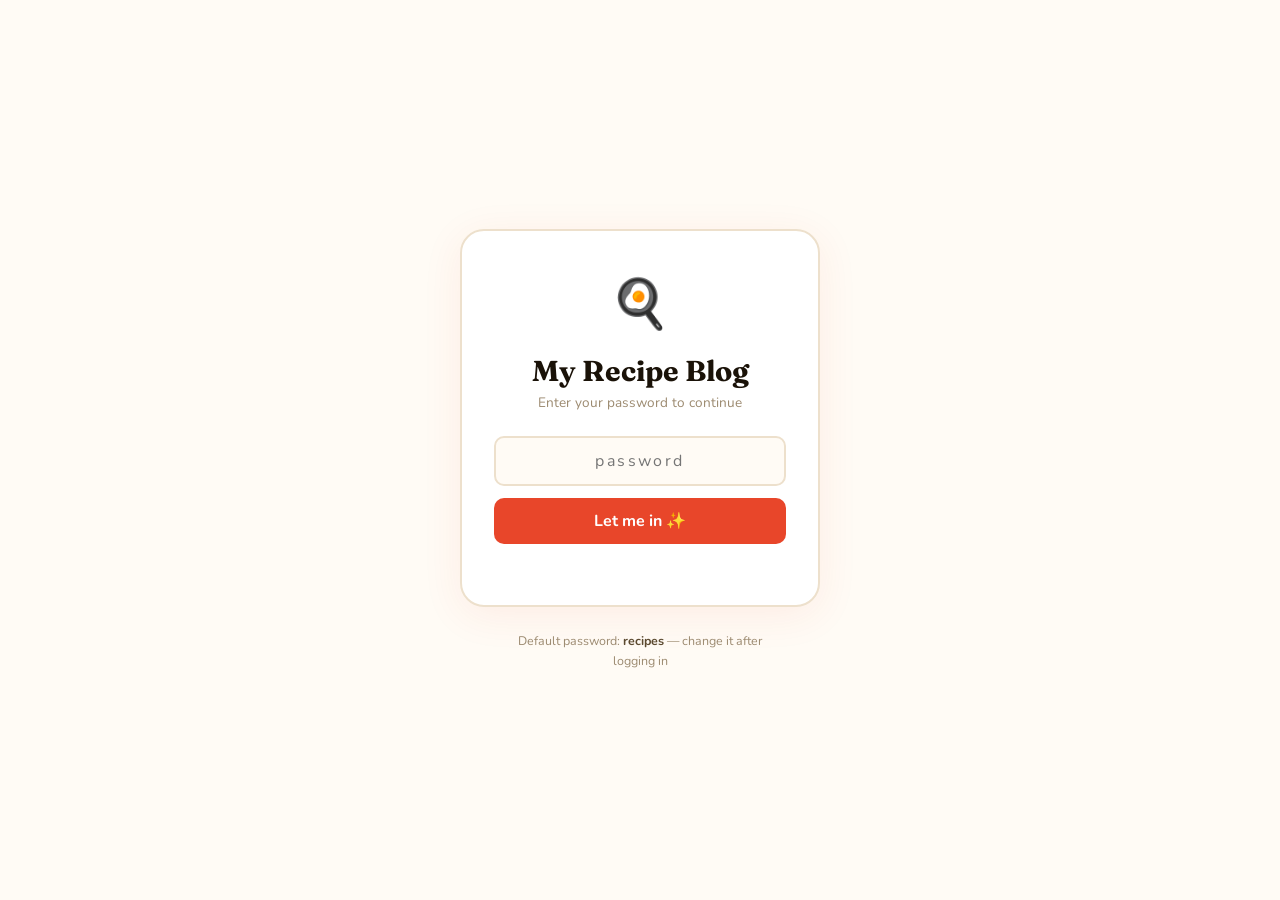
<file: recipes.html>
<!DOCTYPE html>
<html lang="en">
<head>
<meta charset="UTF-8">
<meta name="viewport" content="width=device-width, initial-scale=1.0">
<title>My Recipe Blog</title>
<link href="https://fonts.googleapis.com/css2?family=Fraunces:ital,opsz,wght@0,9..144,300;0,9..144,600;0,9..144,700;1,9..144,400&family=Nunito:wght@400;500;600;700&display=swap" rel="stylesheet">
<style>
:root {
  --bg:         #FFFBF5;
  --surface:    #FFFFFF;
  --tomato:     #E8462A;
  --tomato-lt:  #FDE8E4;
  --mustard:    #E8A020;
  --mustard-lt: #FEF3DC;
  --teal:       #2A9D8F;
  --teal-lt:    #D6F2EE;
  --plum:       #7B4FA6;
  --plum-lt:    #EFE4FA;
  --ink:        #1A1208;
  --ink-mid:    #5C4A30;
  --ink-muted:  #9C8A70;
  --border:     #EDE0CC;
  --r:          16px;
  --r-sm:       10px;
}
*{box-sizing:border-box;margin:0;padding:0}
html{scroll-behavior:smooth}
body{font-family:'Nunito',sans-serif;background:var(--bg);color:var(--ink);min-height:100vh}
body::before{content:'';display:block;height:6px;background:repeating-linear-gradient(90deg,var(--tomato) 0 40px,var(--mustard) 40px 80px,var(--teal) 80px 120px,var(--plum) 120px 160px)}

/* ── LOCK ── */
#lock{position:fixed;inset:0;z-index:999;background:var(--bg);display:flex;flex-direction:column;align-items:center;justify-content:center;gap:1.5rem;padding:2rem}
.lock-card{background:var(--surface);border:2px solid var(--border);border-radius:24px;padding:2.5rem 2rem;width:100%;max-width:360px;text-align:center;box-shadow:0 8px 40px rgba(232,70,42,.08)}
.lock-card .icon{font-size:3rem;margin-bottom:1rem}
.lock-card h1{font-family:'Fraunces',serif;font-size:1.8rem;font-weight:700;color:var(--ink);margin-bottom:.3rem}
.lock-card p{font-size:.85rem;color:var(--ink-muted);margin-bottom:1.5rem}
.lock-card input{width:100%;padding:.75rem 1rem;border:2px solid var(--border);border-radius:var(--r-sm);font-family:'Nunito',sans-serif;font-size:1rem;text-align:center;letter-spacing:.15em;outline:none;background:var(--bg);color:var(--ink);margin-bottom:.75rem;transition:border-color .15s}
.lock-card input:focus{border-color:var(--tomato)}
.lock-card button{width:100%;padding:.75rem;background:var(--tomato);color:#fff;border:none;border-radius:var(--r-sm);font-family:'Nunito',sans-serif;font-size:1rem;font-weight:700;cursor:pointer;transition:opacity .15s}
.lock-card button:hover{opacity:.88}
.lock-err{font-size:.8rem;color:var(--tomato);min-height:1.1rem;margin-top:.25rem}
.lock-hint{font-size:.78rem;color:var(--ink-muted);max-width:280px;text-align:center;line-height:1.6}
.lock-hint strong{color:var(--ink-mid)}

/* ── SUPABASE CONFIG BANNER ── */
#config-banner{display:none;background:var(--mustard-lt);border:2px solid var(--mustard);border-radius:var(--r);padding:1rem 1.25rem;margin-bottom:1.5rem;font-size:.875rem;color:#7A5010;line-height:1.6}
#config-banner strong{font-weight:700}
#config-banner code{background:rgba(232,160,32,.2);padding:1px 5px;border-radius:4px;font-family:monospace;font-size:.82rem}

/* ── APP ── */
#app{display:none}
header{background:var(--surface);border-bottom:2px solid var(--border);padding:1.25rem 2rem;display:flex;align-items:center;justify-content:space-between;gap:1rem;flex-wrap:wrap;position:sticky;top:0;z-index:100}
.logo{display:flex;align-items:center;gap:.6rem}
.logo-icon{width:42px;height:42px;background:var(--tomato);border-radius:50%;display:flex;align-items:center;justify-content:center;font-size:1.3rem;flex-shrink:0}
.logo h1{font-family:'Fraunces',serif;font-size:1.5rem;font-weight:700;color:var(--ink);line-height:1}
.logo span{font-size:.75rem;color:var(--ink-muted)}
.header-actions{display:flex;gap:.6rem;align-items:center;flex-wrap:wrap}

/* VIEW TOGGLE */
.view-toggle{display:flex;background:var(--bg);border:2px solid var(--border);border-radius:99px;overflow:hidden}
.vtab{padding:.4rem .9rem;font-family:'Nunito',sans-serif;font-size:.8rem;font-weight:700;cursor:pointer;border:none;background:transparent;color:var(--ink-muted);transition:all .15s}
.vtab.active{background:var(--surface);color:var(--ink);border-radius:99px;margin:2px}

.btn{display:inline-flex;align-items:center;gap:.35rem;padding:.55rem 1.1rem;border-radius:99px;font-family:'Nunito',sans-serif;font-size:.85rem;font-weight:700;cursor:pointer;border:2px solid transparent;transition:transform .1s,opacity .15s;white-space:nowrap}
.btn:active{transform:scale(.96)}
.btn-red{background:var(--tomato);color:#fff}
.btn-red:hover{opacity:.88}
.btn-outline{background:transparent;border-color:var(--border);color:var(--ink-mid)}
.btn-outline:hover{border-color:var(--ink-muted);background:var(--bg)}
.btn-teal{background:var(--teal);color:#fff}
.btn-teal:hover{opacity:.88}
.btn-sm{padding:.35rem .8rem;font-size:.78rem}

main{max-width:1100px;margin:0 auto;padding:2rem 1.25rem 5rem}

/* STATS */
.hero-stats{display:flex;gap:1rem;flex-wrap:wrap;margin-bottom:2rem}
.hstat{flex:1;min-width:110px;background:var(--surface);border:2px solid var(--border);border-radius:var(--r);padding:1rem 1.25rem;position:relative;overflow:hidden}
.hstat::after{content:attr(data-emoji);position:absolute;right:-.2rem;bottom:-.4rem;font-size:2.8rem;opacity:.12;line-height:1}
.hstat-label{font-size:.72rem;font-weight:700;text-transform:uppercase;letter-spacing:.07em;color:var(--ink-muted);margin-bottom:.2rem}
.hstat-val{font-family:'Fraunces',serif;font-size:1.8rem;font-weight:700;color:var(--ink)}

/* CONTROLS */
.controls{display:flex;gap:.75rem;flex-wrap:wrap;margin-bottom:1.25rem;align-items:center}
.search-wrap{position:relative;flex:1;min-width:200px}
.search-wrap svg{position:absolute;left:.8rem;top:50%;transform:translateY(-50%);width:16px;height:16px;stroke:var(--ink-muted);fill:none;stroke-width:2.2;pointer-events:none}
.search-wrap input{width:100%;padding:.65rem .75rem .65rem 2.3rem;border:2px solid var(--border);border-radius:99px;font-family:'Nunito',sans-serif;font-size:.875rem;background:var(--surface);color:var(--ink);outline:none;transition:border-color .15s}
.search-wrap input:focus{border-color:var(--tomato)}
.filter-select{padding:.6rem 1rem;border:2px solid var(--border);border-radius:99px;font-family:'Nunito',sans-serif;font-size:.85rem;font-weight:600;background:var(--surface);color:var(--ink);outline:none;cursor:pointer}

/* PILLS */
.pills{display:flex;gap:.5rem;flex-wrap:wrap;margin-bottom:2rem}
.pill{padding:.35rem 1rem;border-radius:99px;font-size:.8rem;font-weight:700;cursor:pointer;border:2px solid var(--border);background:var(--surface);color:var(--ink-muted);transition:all .15s}
.pill:hover{border-color:var(--ink-muted);color:var(--ink)}
.pill.active{background:var(--tomato-lt);border-color:var(--tomato);color:var(--tomato)}

/* CATEGORY CHIPS */
.cat-chip{font-size:.7rem;font-weight:700;padding:.25rem .65rem;border-radius:99px;white-space:nowrap;flex-shrink:0}
.chip-Breakfast{background:var(--teal-lt);color:#1A6B60}
.chip-Lunch{background:var(--mustard-lt);color:#7A5010}
.chip-Dinner{background:var(--plum-lt);color:#5A2A86}
.chip-Snack{background:var(--tomato-lt);color:#A82A14}
.chip-Dessert{background:#FDE8F8;color:#8A1A6A}
.chip-Other{background:#EEF0E8;color:#4A5230}

/* ── CARD GRID VIEW ── */
.grid{display:grid;grid-template-columns:repeat(auto-fill,minmax(290px,1fr));gap:1.5rem}
.rcard{background:var(--surface);border:2px solid var(--border);border-radius:var(--r);overflow:hidden;transition:transform .18s,box-shadow .18s;display:flex;flex-direction:column}
.rcard:hover{transform:translateY(-4px);box-shadow:0 12px 32px rgba(26,18,8,.1)}
.rcard-photo{width:100%;height:200px;object-fit:cover;display:block}
.rcard-nophoto{width:100%;height:200px;display:flex;flex-direction:column;align-items:center;justify-content:center;gap:.5rem;font-size:2.5rem;background:linear-gradient(135deg,var(--mustard-lt),var(--tomato-lt))}
.rcard-nophoto span{font-size:.8rem;color:var(--ink-muted);font-weight:600}
.rcard-body{padding:1.1rem 1.25rem;flex:1;display:flex;flex-direction:column;gap:.6rem}
.rcard-top{display:flex;justify-content:space-between;align-items:flex-start;gap:.5rem}
.rcard-name{font-family:'Fraunces',serif;font-size:1.15rem;font-weight:700;color:var(--ink);line-height:1.2}
.rcard-meta{display:flex;justify-content:space-between;align-items:center}
.rcard-stars{font-size:.9rem;letter-spacing:1px}
.rcard-date{font-size:.75rem;color:var(--ink-muted)}
.rcard-notes{font-size:.83rem;color:var(--ink-mid);line-height:1.65;border-top:2px dashed var(--border);padding-top:.65rem;flex:1;font-style:italic}
.rcard-actions{display:flex;gap:.5rem;padding:.75rem 1.25rem;border-top:2px solid var(--border);background:var(--bg)}
.rcard-actions button{font-size:.75rem;font-weight:700;padding:.3rem .75rem;border-radius:99px;cursor:pointer;font-family:'Nunito',sans-serif;border:2px solid var(--border);background:transparent;color:var(--ink-mid);transition:all .12s}
.rcard-actions button:hover{background:var(--surface);border-color:var(--ink-muted)}
.rcard-actions .del{color:#C0392B;border-color:#FBDAD6}
.rcard-actions .del:hover{background:#FEF0EE}

/* ── BLOG FEED VIEW ── */
#blog-feed{display:none}
.blog-post{background:var(--surface);border:2px solid var(--border);border-radius:var(--r);overflow:hidden;margin-bottom:2.5rem;transition:box-shadow .18s}
.blog-post:hover{box-shadow:0 8px 32px rgba(26,18,8,.08)}
.blog-hero{width:100%;max-height:480px;object-fit:cover;display:block}
.blog-nophoto{width:100%;height:220px;display:flex;align-items:center;justify-content:center;font-size:4rem;background:linear-gradient(135deg,var(--mustard-lt),var(--tomato-lt))}
.blog-body{padding:2rem 2.5rem}
.blog-meta{display:flex;align-items:center;gap:.75rem;flex-wrap:wrap;margin-bottom:.75rem}
.blog-date{font-size:.78rem;color:var(--ink-muted)}
.blog-title{font-family:'Fraunces',serif;font-size:2rem;font-weight:700;color:var(--ink);line-height:1.2;margin-bottom:.75rem}
.blog-stars{font-size:1rem;letter-spacing:2px;margin-bottom:1.25rem}
.blog-divider{border:none;border-top:2px dashed var(--border);margin:1.25rem 0}
.blog-notes-label{font-size:.7rem;font-weight:700;text-transform:uppercase;letter-spacing:.08em;color:var(--ink-muted);margin-bottom:.5rem}
.blog-notes{font-size:1rem;line-height:1.9;color:var(--ink-mid);white-space:pre-wrap}
.blog-footer{padding:1rem 2.5rem;border-top:2px solid var(--border);background:var(--bg);display:flex;gap:.5rem}

/* EMPTY */
.empty{grid-column:1/-1;text-align:center;padding:5rem 1rem;color:var(--ink-muted)}
.empty .big{font-size:3.5rem;margin-bottom:1rem}
.empty p{font-size:.95rem}

/* LOADING */
.loading{text-align:center;padding:4rem 1rem;color:var(--ink-muted)}
.spinner{width:36px;height:36px;border:3px solid var(--border);border-top-color:var(--tomato);border-radius:50%;animation:spin .7s linear infinite;margin:0 auto 1rem}
@keyframes spin{to{transform:rotate(360deg)}}

/* ── MODAL ── */
.overlay{position:fixed;inset:0;background:rgba(26,18,8,.5);display:flex;align-items:center;justify-content:center;z-index:500;padding:1rem;opacity:0;pointer-events:none;transition:opacity .2s}
.overlay.open{opacity:1;pointer-events:all}
.modal{background:var(--surface);border-radius:24px;padding:2rem;width:100%;max-width:520px;max-height:92vh;overflow-y:auto;transform:translateY(20px);transition:transform .2s;border:2px solid var(--border)}
.overlay.open .modal{transform:translateY(0)}
.modal-hdr{display:flex;justify-content:space-between;align-items:center;margin-bottom:1.5rem}
.modal-hdr h2{font-family:'Fraunces',serif;font-size:1.4rem;font-weight:700}
.close-btn{width:32px;height:32px;border-radius:50%;border:2px solid var(--border);background:transparent;cursor:pointer;font-size:1.1rem;display:flex;align-items:center;justify-content:center;color:var(--ink-muted);transition:background .12s}
.close-btn:hover{background:var(--bg)}
.field{margin-bottom:1.1rem}
.field label{display:block;font-size:.75rem;font-weight:700;text-transform:uppercase;letter-spacing:.08em;color:var(--ink-mid);margin-bottom:.4rem}
.field input,.field textarea,.field select{width:100%;padding:.7rem .9rem;border:2px solid var(--border);border-radius:var(--r-sm);font-family:'Nunito',sans-serif;font-size:.9rem;background:var(--bg);color:var(--ink);outline:none;transition:border-color .15s}
.field input:focus,.field textarea:focus,.field select:focus{border-color:var(--tomato)}
.field textarea{resize:vertical;min-height:110px;line-height:1.65}
.photo-drop{border:2.5px dashed var(--border);border-radius:var(--r-sm);padding:1.5rem 1rem;text-align:center;cursor:pointer;transition:border-color .15s,background .15s;background:var(--bg)}
.photo-drop:hover,.photo-drop.drag{border-color:var(--tomato);background:var(--tomato-lt)}
.photo-drop input{display:none}
.photo-prev{width:100%;max-height:200px;object-fit:cover;border-radius:var(--r-sm);display:none;margin-top:.75rem}
.photo-txt{font-size:.85rem;color:var(--ink-muted);font-weight:600}
.upload-status{font-size:.8rem;margin-top:.5rem;min-height:1.1rem}
.star-picker{display:flex;gap:4px}
.star-picker button{font-size:1.6rem;background:none;border:none;cursor:pointer;padding:0;line-height:1;transition:transform .1s}
.star-picker button:hover{transform:scale(1.2)}
.modal-foot{display:flex;gap:.75rem;justify-content:flex-end;margin-top:1.5rem;padding-top:1rem;border-top:2px solid var(--border)}

/* PW PANEL */
#pw-panel{display:none;background:var(--surface);border:2px solid var(--border);border-radius:var(--r);padding:1.5rem;margin-bottom:2rem;max-width:420px}
#pw-panel h3{font-family:'Fraunces',serif;font-size:1.1rem;margin-bottom:1rem}
#pw-panel input{width:100%;padding:.6rem .85rem;border:2px solid var(--border);border-radius:var(--r-sm);font-family:'Nunito',sans-serif;font-size:.875rem;margin-bottom:.75rem;outline:none;background:var(--bg);color:var(--ink);transition:border-color .15s}
#pw-panel input:focus{border-color:var(--tomato)}
#pw-msg{font-size:.8rem;color:var(--teal);min-height:1rem}

@media(max-width:620px){
  header{padding:1rem}
  main{padding:1.25rem 1rem 4rem}
  .grid{grid-template-columns:1fr}
  .blog-body,.blog-footer{padding-left:1.25rem;padding-right:1.25rem}
  .blog-title{font-size:1.5rem}
  .hstat-val{font-size:1.4rem}
}
</style>
</head>
<body>

<!-- LOCK -->
<div id="lock">
  <div class="lock-card">
    <div class="icon">🍳</div>
    <h1>My Recipe Blog</h1>
    <p>Enter your password to continue</p>
    <input type="password" id="pw-in" placeholder="password" autocomplete="current-password"/>
    <button onclick="checkPw()">Let me in ✨</button>
    <div class="lock-err" id="lock-err"></div>
  </div>
  <p class="lock-hint">Default password: <strong>recipes</strong> — change it after logging in</p>
</div>

<!-- APP -->
<div id="app">
  <header>
    <div class="logo">
      <div class="logo-icon">🍴</div>
      <div>
        <h1>My Recipe Blog</h1>
        <span id="hdr-count"></span>
      </div>
    </div>
    <div class="header-actions">
      <div class="view-toggle">
        <button class="vtab active" id="tab-grid" onclick="setView('grid')">🃏 Cards</button>
        <button class="vtab" id="tab-blog" onclick="setView('blog')">📜 Blog</button>
      </div>
      <button class="btn btn-outline" onclick="togglePwPanel()">🔑</button>
      <button class="btn btn-red" onclick="openModal()">+ New recipe</button>
    </div>
  </header>

  <main>
    <div id="config-banner">
      <strong>⚙️ Supabase not connected yet.</strong> Recipes are saving to your browser for now.
      Open this file in a text editor and fill in your <code>SUPABASE_URL</code> and <code>SUPABASE_KEY</code> at the top of the &lt;script&gt; section.
      See <strong>SETUP.md</strong> for step-by-step instructions.
    </div>

    <div id="pw-panel">
      <h3>Change password</h3>
      <input type="password" id="new-pw" placeholder="New password"/>
      <input type="password" id="conf-pw" placeholder="Confirm password"/>
      <div style="display:flex;gap:.75rem;align-items:center">
        <button class="btn btn-teal btn-sm" onclick="savePw()">Save</button>
        <button class="btn btn-outline btn-sm" onclick="togglePwPanel()">Cancel</button>
        <span id="pw-msg"></span>
      </div>
    </div>

    <div class="hero-stats" id="stats"></div>

    <div class="controls">
      <div class="search-wrap">
        <svg viewBox="0 0 24 24"><circle cx="11" cy="11" r="8"/><line x1="21" y1="21" x2="16.65" y2="16.65"/></svg>
        <input type="text" id="srch" placeholder="Search recipes, notes…" oninput="render()"/>
      </div>
      <select class="filter-select" id="srt" onchange="render()">
        <option value="newest">Newest first</option>
        <option value="oldest">Oldest first</option>
        <option value="rating">Top rated</option>
        <option value="az">A → Z</option>
      </select>
    </div>

    <div class="pills" id="pills"></div>

    <!-- CARD GRID -->
    <div class="grid" id="card-grid"></div>

    <!-- BLOG FEED -->
    <div id="blog-feed"></div>
  </main>
</div>

<!-- MODAL -->
<div class="overlay" id="overlay" onclick="handleOvClick(event)">
  <div class="modal">
    <div class="modal-hdr">
      <h2 id="modal-title">New recipe 🎉</h2>
      <button class="close-btn" onclick="closeModal()">✕</button>
    </div>
    <div class="field">
      <label>Recipe name *</label>
      <input type="text" id="f-name" placeholder="e.g. Spicy Mango Tacos"/>
    </div>
    <div class="field">
      <label>Category</label>
      <select id="f-cat">
        <option>Breakfast</option><option>Lunch</option>
        <option selected>Dinner</option><option>Snack</option>
        <option>Dessert</option><option>Other</option>
      </select>
    </div>
    <div class="field">
      <label>Photo</label>
      <div class="photo-drop" id="photo-drop"
        ondragover="event.preventDefault();this.classList.add('drag')"
        ondragleave="this.classList.remove('drag')"
        ondrop="handleDrop(event)"
        onclick="document.getElementById('f-photo').click()">
        <input type="file" id="f-photo" accept="image/*" onchange="handlePhotoFile(event)"/>
        <div style="font-size:2rem;margin-bottom:.4rem">📷</div>
        <div class="photo-txt" id="photo-txt">Click or drag a photo here</div>
        <img id="photo-prev" class="photo-prev" alt="preview"/>
      </div>
      <div class="upload-status" id="upload-status"></div>
    </div>
    <div class="field">
      <label>Your rating</label>
      <div class="star-picker" id="star-picker"></div>
    </div>
    <div class="field">
      <label>Notes &amp; thoughts</label>
      <textarea id="f-notes" placeholder="What did you love? What would you tweak? Tips for next time…"></textarea>
    </div>
    <div class="modal-foot">
      <button class="btn btn-outline" onclick="closeModal()">Cancel</button>
      <button class="btn btn-red" id="save-btn" onclick="saveRecipe()">Save recipe 🍽</button>
    </div>
  </div>
</div>

<script>
// ─────────────────────────────────────────────────
//  CONFIGURATION — fill these in after Supabase setup
// ─────────────────────────────────────────────────
const SUPABASE_URL = 'https://hoehyqqsdybilzkozlgd.supabase.co';        // e.g. 'https://abcdefgh.supabase.co'
const SUPABASE_KEY = 'eyJhbGciOiJIUzI1NiIsInR5cCI6IkpXVCJ9.eyJpc3MiOiJzdXBhYmFzZSIsInJlZiI6ImhvZWh5cXFzZHliaWx6a296bGdkIiwicm9sZSI6ImFub24iLCJpYXQiOjE3NzQyOTg0MDAsImV4cCI6MjA4OTg3NDQwMH0.lFkx-kfh4X93KzmDIH-Ism7ihcSQo8BJ4ZH7AoXCe8w';        // your anon/public key
const BUCKET_NAME  = 'recipe-photos';   // storage bucket name
const TABLE_NAME   = 'recipes';         // table name
// ─────────────────────────────────────────────────

const PK = 'recipeblog_pw_v1';
const LS_KEY = 'recipeblog_v3';
const CATS = ['Breakfast','Lunch','Dinner','Snack','Dessert','Other'];
const EMOJI = {Breakfast:'🍳',Lunch:'🥗',Dinner:'🍝',Snack:'🧁',Dessert:'🍰',Other:'🍴'};

let recipes = [];
let editId = null;
let filterCat = 'All';
let formRating = 0;
let hoverStar = 0;
let pendingPhotoFile = null;
let pendingPhotoPreview = null;
let currentView = 'grid';
let useSupabase = false;

// ── Supabase helpers ───────────────────────────
function sbHeaders() {
  return {'apikey': SUPABASE_KEY, 'Authorization': `Bearer ${SUPABASE_KEY}`, 'Content-Type': 'application/json', 'Prefer': 'return=representation'};
}
async function sbFetch(path, opts={}) {
  const res = await fetch(SUPABASE_URL + path, {...opts, headers: {...sbHeaders(), ...(opts.headers||{})}});
  if (!res.ok) throw new Error(await res.text());
  return res.status === 204 ? null : res.json();
}
async function uploadPhoto(file) {
  const ext = file.name.split('.').pop();
  const path = `${Date.now()}-${Math.random().toString(36).slice(2)}.${ext}`;
  const res = await fetch(`${SUPABASE_URL}/storage/v1/object/${BUCKET_NAME}/${path}`, {
    method: 'POST',
    headers: {'apikey': SUPABASE_KEY, 'Authorization': `Bearer ${SUPABASE_KEY}`, 'Content-Type': file.type, 'x-upsert': 'true'},
    body: file
  });
  if (!res.ok) throw new Error('Photo upload failed');
  return `${SUPABASE_URL}/storage/v1/object/public/${BUCKET_NAME}/${path}`;
}

// ── Data layer (Supabase or localStorage fallback) ──
async function loadRecipes() {
  if (useSupabase) {
    const data = await sbFetch(`/rest/v1/${TABLE_NAME}?select=*&order=date.desc`);
    recipes = data || [];
  } else {
    try { const r = localStorage.getItem(LS_KEY); recipes = r ? JSON.parse(r) : seed(); if (!r) lsSave(); }
    catch(e) { recipes = []; }
  }
}
function lsSave() { localStorage.setItem(LS_KEY, JSON.stringify(recipes)); }
async function saveToDb(data, id=null) {
  if (useSupabase) {
    if (id) {
      const res = await sbFetch(`/rest/v1/${TABLE_NAME}?id=eq.${id}`, {method:'PATCH', body: JSON.stringify(data)});
      return Array.isArray(res) ? res[0] : res;
    } else {
      const res = await sbFetch(`/rest/v1/${TABLE_NAME}`, {method:'POST', body: JSON.stringify(data)});
      return Array.isArray(res) ? res[0] : res;
    }
  } else {
    if (id) {
      const i = recipes.findIndex(x=>x.id===id);
      if (i>-1) { recipes[i]={...recipes[i],...data}; lsSave(); return recipes[i]; }
    } else {
      const r = {id: uid(), ...data};
      recipes.unshift(r); lsSave(); return r;
    }
  }
}
async function deleteFromDb(id) {
  if (useSupabase) {
    await sbFetch(`/rest/v1/${TABLE_NAME}?id=eq.${id}`, {method:'DELETE'});
  } else {
    recipes = recipes.filter(x=>x.id!==id); lsSave();
  }
}

function seed() {
  return [
    {id:uid(),name:'Shakshuka',category:'Breakfast',rating:5,notes:'Perfect Sunday dish. Extra harissa for heat — loved it. Try crumbled feta on top next time.',date:'2026-03-10',photo_url:null},
    {id:uid(),name:'Lemon Garlic Pasta',category:'Dinner',rating:4,notes:'Bright and fast. Reserve more pasta water — sauce was a touch thick.',date:'2026-03-15',photo_url:null},
    {id:uid(),name:'Banana Bread',category:'Dessert',rating:5,notes:'Very ripe bananas are non-negotiable. Walnuts add perfect crunch. Double the batch next time!',date:'2026-03-18',photo_url:null}
  ];
}
function uid() { return Date.now().toString(36)+Math.random().toString(36).slice(2); }

// ── Auth ───────────────────────────────────────
function getPw() { return localStorage.getItem(PK)||'recipes'; }
function checkPw() {
  const v = document.getElementById('pw-in').value;
  if (v === getPw()) {
    document.getElementById('lock').style.display = 'none';
    document.getElementById('app').style.display = 'block';
    init();
  } else {
    document.getElementById('lock-err').textContent = 'Wrong password, try again.';
    document.getElementById('pw-in').value = '';
    document.getElementById('pw-in').focus();
  }
}
document.getElementById('pw-in').addEventListener('keydown', e => { if (e.key==='Enter') checkPw(); });
function togglePwPanel() {
  const p = document.getElementById('pw-panel');
  p.style.display = p.style.display==='block' ? 'none' : 'block';
  document.getElementById('pw-msg').textContent='';
}
function savePw() {
  const np=document.getElementById('new-pw').value.trim();
  const cp=document.getElementById('conf-pw').value.trim();
  const msg=document.getElementById('pw-msg');
  if (!np){msg.style.color='var(--tomato)';msg.textContent='Cannot be empty.';return;}
  if (np!==cp){msg.style.color='var(--tomato)';msg.textContent='Passwords do not match.';return;}
  localStorage.setItem(PK,np);
  msg.style.color='var(--teal)';msg.textContent='Password saved! ✓';
  setTimeout(togglePwPanel,1500);
}

// ── Init ───────────────────────────────────────
async function init() {
  useSupabase = !!(SUPABASE_URL && SUPABASE_KEY);
  if (!useSupabase) document.getElementById('config-banner').style.display='block';
  showLoading();
  try { await loadRecipes(); } catch(e) { console.error(e); recipes=[]; }
  render();
}

function showLoading() {
  document.getElementById('card-grid').innerHTML = `<div class="loading" style="grid-column:1/-1"><div class="spinner"></div><p>Loading recipes…</p></div>`;
}

// ── View toggle ────────────────────────────────
function setView(v) {
  currentView = v;
  document.getElementById('tab-grid').classList.toggle('active', v==='grid');
  document.getElementById('tab-blog').classList.toggle('active', v==='blog');
  document.getElementById('card-grid').style.display = v==='grid' ? 'grid' : 'none';
  document.getElementById('blog-feed').style.display = v==='blog' ? 'block' : 'none';
  render();
}

// ── Render ─────────────────────────────────────
function starStr(n, sz) {
  let s='';
  for (let i=1;i<=5;i++) s+=`<span style="color:${i<=n?'#E8A020':'#DDD0BE'};${sz?'font-size:'+sz:''}">★</span>`;
  return s;
}
function esc(s) { return String(s).replace(/&/g,'&amp;').replace(/</g,'&lt;').replace(/>/g,'&gt;').replace(/"/g,'&quot;'); }
function fmtDate(d) { return new Date(d+'T00:00:00').toLocaleDateString('en-US',{month:'long',day:'numeric',year:'numeric'}); }
function fmtDateShort(d) { return new Date(d+'T00:00:00').toLocaleDateString('en-US',{month:'short',day:'numeric',year:'numeric'}); }

function getFiltered() {
  const srch = document.getElementById('srch').value.toLowerCase();
  const srt  = document.getElementById('srt').value;
  let list = recipes.filter(r => {
    const mc = filterCat==='All' || r.category===filterCat;
    const ms = r.name.toLowerCase().includes(srch) || (r.notes||'').toLowerCase().includes(srch);
    return mc && ms;
  });
  if (srt==='newest')      list.sort((a,b)=>b.date.localeCompare(a.date));
  else if (srt==='oldest') list.sort((a,b)=>a.date.localeCompare(b.date));
  else if (srt==='rating') list.sort((a,b)=>b.rating-a.rating);
  else                     list.sort((a,b)=>a.name.localeCompare(b.name));
  return list;
}

function render() {
  const list = getFiltered();
  const srch = document.getElementById('srch').value;

  document.getElementById('hdr-count').textContent = `${recipes.length} recipe${recipes.length!==1?'s':''}`;

  // stats
  const avg = recipes.length ? (recipes.reduce((s,r)=>s+r.rating,0)/recipes.length).toFixed(1) : '—';
  const topCat = (() => {
    if (!recipes.length) return '—';
    const c={}; recipes.forEach(r=>c[r.category]=(c[r.category]||0)+1);
    return Object.entries(c).sort((a,b)=>b[1]-a[1])[0][0];
  })();
  const withPhotos = recipes.filter(r=>r.photo_url).length;
  document.getElementById('stats').innerHTML=`
    <div class="hstat" data-emoji="🍽"><div class="hstat-label">Recipes</div><div class="hstat-val">${recipes.length}</div></div>
    <div class="hstat" data-emoji="⭐"><div class="hstat-label">Avg rating</div><div class="hstat-val">${avg}</div></div>
    <div class="hstat" data-emoji="📸"><div class="hstat-label">With photos</div><div class="hstat-val">${withPhotos}</div></div>
    <div class="hstat" data-emoji="🏆"><div class="hstat-label">Top category</div><div class="hstat-val" style="font-size:1rem;padding-top:4px">${topCat}</div></div>
  `;

  // pills
  const avail = ['All', ...CATS.filter(c=>recipes.some(r=>r.category===c))];
  document.getElementById('pills').innerHTML = avail.map(c => {
    const cnt = c==='All' ? recipes.length : recipes.filter(r=>r.category===c).length;
    return `<button class="pill${filterCat===c?' active':''}" onclick="setFilter('${c}')">${c==='All'?'✨ ':EMOJI[c]+' '}${c} <span style="opacity:.6">${cnt}</span></button>`;
  }).join('');

  if (currentView === 'grid') renderGrid(list, srch);
  else renderBlog(list, srch);
}

function renderGrid(list, srch) {
  const el = document.getElementById('card-grid');
  if (!list.length) { el.innerHTML=emptyHTML(srch); return; }
  el.innerHTML = list.map(r => `
    <div class="rcard">
      ${r.photo_url
        ? `<img class="rcard-photo" src="${esc(r.photo_url)}" alt="${esc(r.name)}" loading="lazy"/>`
        : `<div class="rcard-nophoto">${EMOJI[r.category]||'🍴'}<span>No photo yet</span></div>`}
      <div class="rcard-body">
        <div class="rcard-top">
          <div class="rcard-name">${esc(r.name)}</div>
          <span class="cat-chip chip-${r.category}">${r.category}</span>
        </div>
        <div class="rcard-meta">
          <div class="rcard-stars">${starStr(r.rating)}</div>
          <div class="rcard-date">${fmtDateShort(r.date)}</div>
        </div>
        ${r.notes ? `<div class="rcard-notes">${esc(r.notes)}</div>` : ''}
      </div>
      <div class="rcard-actions">
        <button onclick="openEdit('${r.id}')">✏️ Edit</button>
        <button class="del" onclick="del('${r.id}')">🗑 Delete</button>
      </div>
    </div>
  `).join('');
}

function renderBlog(list, srch) {
  const el = document.getElementById('blog-feed');
  if (!list.length) { el.innerHTML=`<div class="empty"><div class="big">🥣</div><p>${srch||filterCat!=='All'?'No recipes match your search.':'No recipes yet — add your first one!'}</p></div>`; return; }
  el.innerHTML = list.map(r => `
    <article class="blog-post">
      ${r.photo_url
        ? `<img class="blog-hero" src="${esc(r.photo_url)}" alt="${esc(r.name)}" loading="lazy"/>`
        : `<div class="blog-nophoto">${EMOJI[r.category]||'🍴'}</div>`}
      <div class="blog-body">
        <div class="blog-meta">
          <span class="cat-chip chip-${r.category}">${r.category}</span>
          <span class="blog-date">${fmtDate(r.date)}</span>
        </div>
        <h2 class="blog-title">${esc(r.name)}</h2>
        <div class="blog-stars">${starStr(r.rating,'1rem')}</div>
        ${r.notes ? `
          <hr class="blog-divider"/>
          <div class="blog-notes-label">My notes</div>
          <div class="blog-notes">${esc(r.notes)}</div>
        ` : ''}
      </div>
      <div class="blog-footer">
        <button class="btn btn-outline btn-sm" onclick="openEdit('${r.id}')">✏️ Edit</button>
        <button class="btn btn-sm" style="border:2px solid #FBDAD6;color:#C0392B;background:transparent;border-radius:99px;font-family:'Nunito',sans-serif;font-weight:700;cursor:pointer" onclick="del('${r.id}')">🗑 Delete</button>
      </div>
    </article>
  `).join('');
}

function emptyHTML(srch) {
  return `<div class="empty" style="grid-column:1/-1"><div class="big">🥣</div><p>${srch||filterCat!=='All'?'No recipes match your search.':'No recipes yet — add your first one!'}</p></div>`;
}

function setFilter(c) { filterCat=c; render(); }

// ── Modal ──────────────────────────────────────
function renderStars() {
  document.getElementById('star-picker').innerHTML = Array.from({length:5},(_,i) => {
    const n=i+1, filled=hoverStar>=n||(!hoverStar&&formRating>=n);
    return `<button type="button" onmouseenter="hoverStar=${n};renderStars()" onmouseleave="hoverStar=0;renderStars()" onclick="formRating=${n};renderStars()" style="color:${filled?'#E8A020':'#DDD0BE'}">★</button>`;
  }).join('');
}

function openModal(id=null) {
  editId=id;
  const r=id?recipes.find(x=>x.id===id):null;
  document.getElementById('modal-title').textContent = id?'Edit recipe ✏️':'New recipe 🎉';
  document.getElementById('f-name').value = r?r.name:'';
  document.getElementById('f-cat').value  = r?r.category:'Dinner';
  document.getElementById('f-notes').value= r?r.notes:'';
  formRating=r?r.rating:0; hoverStar=0;
  pendingPhotoFile=null; pendingPhotoPreview=null;
  document.getElementById('photo-txt').textContent = r&&r.photo_url?'Photo saved — click to replace':'Click or drag a photo here';
  const prev=document.getElementById('photo-prev');
  if (r&&r.photo_url){prev.src=r.photo_url;prev.style.display='block';}
  else {prev.src='';prev.style.display='none';}
  document.getElementById('upload-status').textContent='';
  document.getElementById('save-btn').disabled=false;
  renderStars();
  document.getElementById('overlay').classList.add('open');
  setTimeout(()=>document.getElementById('f-name').focus(),200);
}
function openEdit(id){openModal(id);}
function closeModal(){document.getElementById('overlay').classList.remove('open');}
function handleOvClick(e){if(e.target===document.getElementById('overlay'))closeModal();}

function handlePhotoFile(e){setPhotoFile(e.target.files[0]);}
function handleDrop(e){
  e.preventDefault();
  document.getElementById('photo-drop').classList.remove('drag');
  const f=e.dataTransfer.files[0];
  if(f&&f.type.startsWith('image/'))setPhotoFile(f);
}
function setPhotoFile(file){
  if(!file)return;
  pendingPhotoFile=file;
  const reader=new FileReader();
  reader.onload=ev=>{
    pendingPhotoPreview=ev.target.result;
    const prev=document.getElementById('photo-prev');
    prev.src=pendingPhotoPreview; prev.style.display='block';
    document.getElementById('photo-txt').textContent=`${file.name} — ready to upload`;
  };
  reader.readAsDataURL(file);
}

async function saveRecipe() {
  const name=document.getElementById('f-name').value.trim();
  if(!name){document.getElementById('f-name').focus();return;}

  const btn=document.getElementById('save-btn');
  btn.disabled=true; btn.textContent='Saving…';
  const status=document.getElementById('upload-status');

  try {
    let photo_url = null;
    const existing = editId?recipes.find(x=>x.id===editId):null;

    if (pendingPhotoFile) {
      if (useSupabase) {
        status.style.color='var(--ink-muted)'; status.textContent='Uploading photo…';
        photo_url = await uploadPhoto(pendingPhotoFile);
      } else {
        // localStorage fallback: store as base64
        photo_url = pendingPhotoPreview;
      }
    } else {
      photo_url = existing?existing.photo_url:null;
    }

    const data = {
      name,
      category: document.getElementById('f-cat').value,
      rating:   formRating,
      notes:    document.getElementById('f-notes').value.trim(),
      photo_url,
      date:     existing?.date || new Date().toISOString().split('T')[0]
    };

    status.textContent='Saving recipe…';
    const saved = await saveToDb(data, editId||null);

    if (useSupabase) {
      await loadRecipes(); // refresh from DB
    }

    closeModal();
    render();
  } catch(err) {
    status.style.color='var(--tomato)';
    status.textContent='Error: '+err.message;
    btn.disabled=false; btn.textContent='Save recipe 🍽';
  }
}

async function del(id){
  if(!confirm('Remove this recipe?'))return;
  try {
    await deleteFromDb(id);
    if(useSupabase) await loadRecipes();
    render();
  } catch(err){ alert('Could not delete: '+err.message); }
}

document.addEventListener('keydown',e=>{if(e.key==='Escape')closeModal();});
</script>
</body>
</html>
</file>
